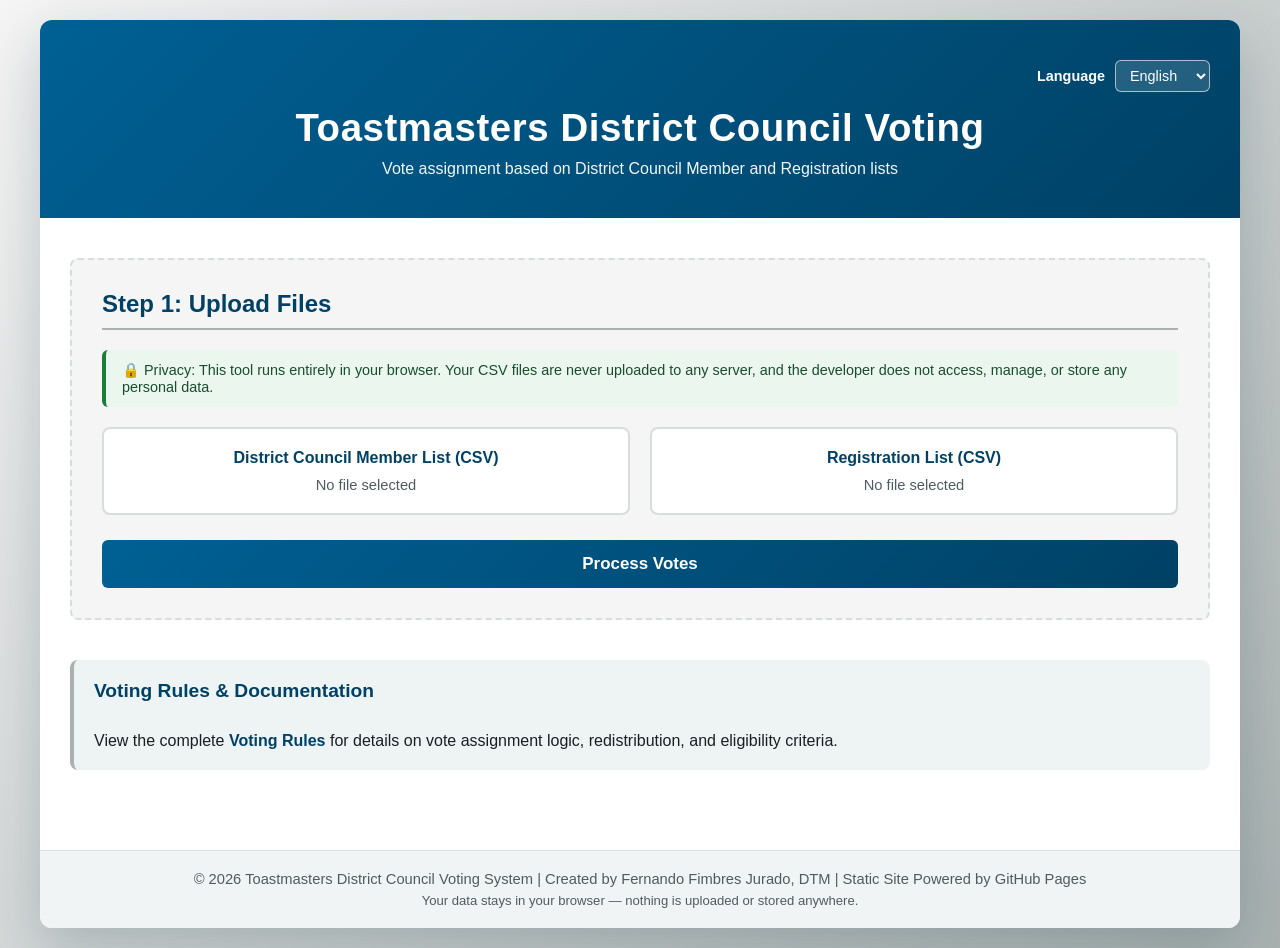
<file: index.html>
<!DOCTYPE html>
<html lang="en">
<head>
    <meta charset="UTF-8">
    <meta name="viewport" content="width=device-width, initial-scale=1.0">
    <title>Toastmasters District Council Voting</title>
    <link rel="stylesheet" href="style.css">
</head>
<body>
    <div class="container">
        <header>
            <div class="language-switcher">
                <label for="language-select" data-i18n="languageLabel">Language</label>
                <select id="language-select" aria-label="Language selector">
                    <option value="en" data-i18n="languageEnglish">English</option>
                    <option value="es" data-i18n="languageSpanish">Spanish</option>
                </select>
            </div>
            <h1 data-i18n="headerTitle">Toastmasters District Council Voting</h1>
            <p class="subtitle" data-i18n="headerSubtitle">Vote assignment based on District Council Member and Registration lists</p>
        </header>

        <main>
            <!-- Input Section -->
            <section class="input-section">
                <h2 data-i18n="stepUpload">Step 1: Upload Files</h2>
                <p class="privacy-notice" data-i18n="privacyNotice">🔒 Privacy: This tool runs entirely in your browser. Your CSV files are never uploaded to any server, and the developer does not access, manage, or store any personal data.</p>
                <div class="upload-grid">
                    <div class="upload-card">
                        <label for="council-file" class="file-label">
                            <span class="label-text" data-i18n="councilCsvLabel">District Council Member List (CSV)</span>
                            <input type="file" id="council-file" accept=".csv" />
                            <span class="file-name" id="council-file-name" data-i18n="noFileSelected">No file selected</span>
                        </label>
                    </div>
                    <div class="upload-card">
                        <label for="registration-file" class="file-label">
                            <span class="label-text" data-i18n="registrationCsvLabel">Registration List (CSV)</span>
                            <input type="file" id="registration-file" accept=".csv" />
                            <span class="file-name" id="registration-file-name" data-i18n="noFileSelected">No file selected</span>
                        </label>
                    </div>
                </div>

                <button id="process-btn" class="btn btn-primary" data-i18n="processVotes">Process Votes</button>
            </section>

            <section id="column-mapping-modal" class="mapping-modal hidden" aria-hidden="true">
                <div class="mapping-dialog" role="dialog" aria-modal="true" aria-labelledby="mapping-title">
                    <h2 id="mapping-title" data-i18n="mappingTitle">Map Registration CSV Columns</h2>
                    <p class="mapping-subtitle" data-i18n="mappingSubtitle">We could not confidently detect all required fields. Select which CSV columns correspond to each output field.</p>

                    <div id="mapping-errors" class="mapping-errors"></div>

                    <form id="column-mapping-form" class="mapping-form">
                        <div class="mapping-grid">
                            <label for="map-memberId" data-i18n="mappingMemberRequired">Member Number (required)</label>
                            <select id="map-memberId"></select>

                            <label for="map-name" data-i18n="mappingFirstName">First Name</label>
                            <select id="map-name"></select>

                            <label for="map-lastName" data-i18n="mappingLastName">Last Name</label>
                            <select id="map-lastName"></select>

                            <label for="map-email" data-i18n="mappingEmail">Email</label>
                            <select id="map-email"></select>

                            <label for="map-attending" data-i18n="mappingAttendance">Attendance</label>
                            <select id="map-attending"></select>
                        </div>

                        <h3 data-i18n="mappingPreviewTitle">Preview (first 5 rows)</h3>
                        <div class="mapping-preview-container">
                            <table class="mapping-preview-table">
                                <thead>
                                    <tr>
                                        <th data-i18n="mappingMemberShort">Member #</th>
                                        <th data-i18n="mappingFirstName">First Name</th>
                                        <th data-i18n="mappingLastName">Last Name</th>
                                        <th data-i18n="mappingEmail">Email</th>
                                        <th data-i18n="mappingAttendance">Attendance</th>
                                    </tr>
                                </thead>
                                <tbody id="mapping-preview-body"></tbody>
                            </table>
                        </div>

                        <div class="mapping-actions">
                            <button type="button" id="mapping-cancel-btn" class="btn btn-secondary" data-i18n="mappingCancel">Cancel</button>
                            <button type="submit" id="mapping-confirm-btn" class="btn btn-primary" data-i18n="mappingApply">Apply Mapping</button>
                        </div>
                    </form>
                </div>
            </section>

            <!-- Validation & Error Section -->
            <section id="validation-section" class="validation-section hidden">
                <h2 data-i18n="validationTitle">Validation Summary</h2>
                <div id="validation-messages" class="validation-messages"></div>
            </section>

            <!-- Club Representation Section -->
            <section id="club-representation-section" class="club-representation-section hidden">
                <h2 data-i18n="clubRepresentationTitle">Club Representation</h2>
                <p id="club-representation-summary" class="club-representation-summary"></p>
                <div id="club-representation-container"></div>
            </section>

            <!-- District Leadership Section -->
            <section id="leadership-section" class="club-representation-section hidden">
                <h2 data-i18n="leadershipTitle">District Leadership</h2>
                <p id="leadership-summary" class="club-representation-summary"></p>
                <div id="leadership-container"></div>
            </section>

            <!-- Results Section -->
            <section id="results-section" class="results-section hidden">
                <h2 data-i18n="resultsTitle">Voting Results</h2>
                
                <div class="results-toolbar">
                    <button id="download-csv-btn" class="btn btn-secondary" data-i18n="downloadCsv">⬇ Download as CSV</button>
                </div>

                <div class="table-container">
                    <table id="results-table" class="results-table">
                        <thead>
                            <tr>
                                <th data-i18n="tableMemberName">Name</th>
                                <th data-i18n="tableMemberNumberShort">Member #</th>
                                <th data-i18n="tableVotes">Votes</th>
                                <th data-i18n="tableEmail">Email</th>
                            </tr>
                        </thead>
                        <tbody id="results-body">
                        </tbody>
                    </table>
                </div>

                <div class="results-toolbar results-toolbar-bottom">
                    <button id="download-csv-btn-bottom" class="btn btn-secondary" data-i18n="downloadCsv">⬇ Download as CSV</button>
                </div>

                <div class="stats-summary">
                    <p><strong data-i18n="statsTotalMembers">Total Members:</strong> <span id="total-members">0</span></p>
                    <p><strong data-i18n="statsTotalVotes">Total Votes Distributed:</strong> <span id="total-votes">0</span></p>
                    <p><strong data-i18n="statsRepresentedClubs">Represented Clubs:</strong> <span id="represented-clubs">0</span></p>
                    <p><strong data-i18n="statsAssignedClubVotes">Assigned Club Votes:</strong> <span id="assigned-club-votes">0</span></p>
                    <p><strong data-i18n="statsAssignedLeadershipVotes">Assigned Leadership Votes:</strong> <span id="assigned-leadership-votes">0</span></p>
                    <p><strong data-i18n="statsQuorumLabel">Quorum Met (1/3 of Member Clubs in good standing):</strong> <span id="quorum-status">No</span></p>
                </div>
            </section>

            <!-- Voting Rules Link -->
            <section class="rules-section">
                <h3 data-i18n="rulesTitle">Voting Rules & Documentation</h3>
                <p>
                    <span data-i18n="rulesDescriptionPrefix">View the complete</span>
                    <a href="docs/voting-rules.html" target="_blank" data-i18n="rulesLink">Voting Rules</a>
                    <span data-i18n="rulesDescriptionSuffix">for details on vote assignment logic, redistribution, and eligibility criteria.</span>
                </p>
            </section>
        </main>

        <footer>
            <p data-i18n="footer">&copy; 2026 Toastmasters District Council Voting System | Static Site Powered by GitHub Pages</p>
            <p class="footer-privacy" data-i18n="footerPrivacy">Your data stays in your browser — nothing is uploaded or stored anywhere.</p>
        </footer>
    </div>

    <script src="app.js"></script>
</body>
</html>
</file>
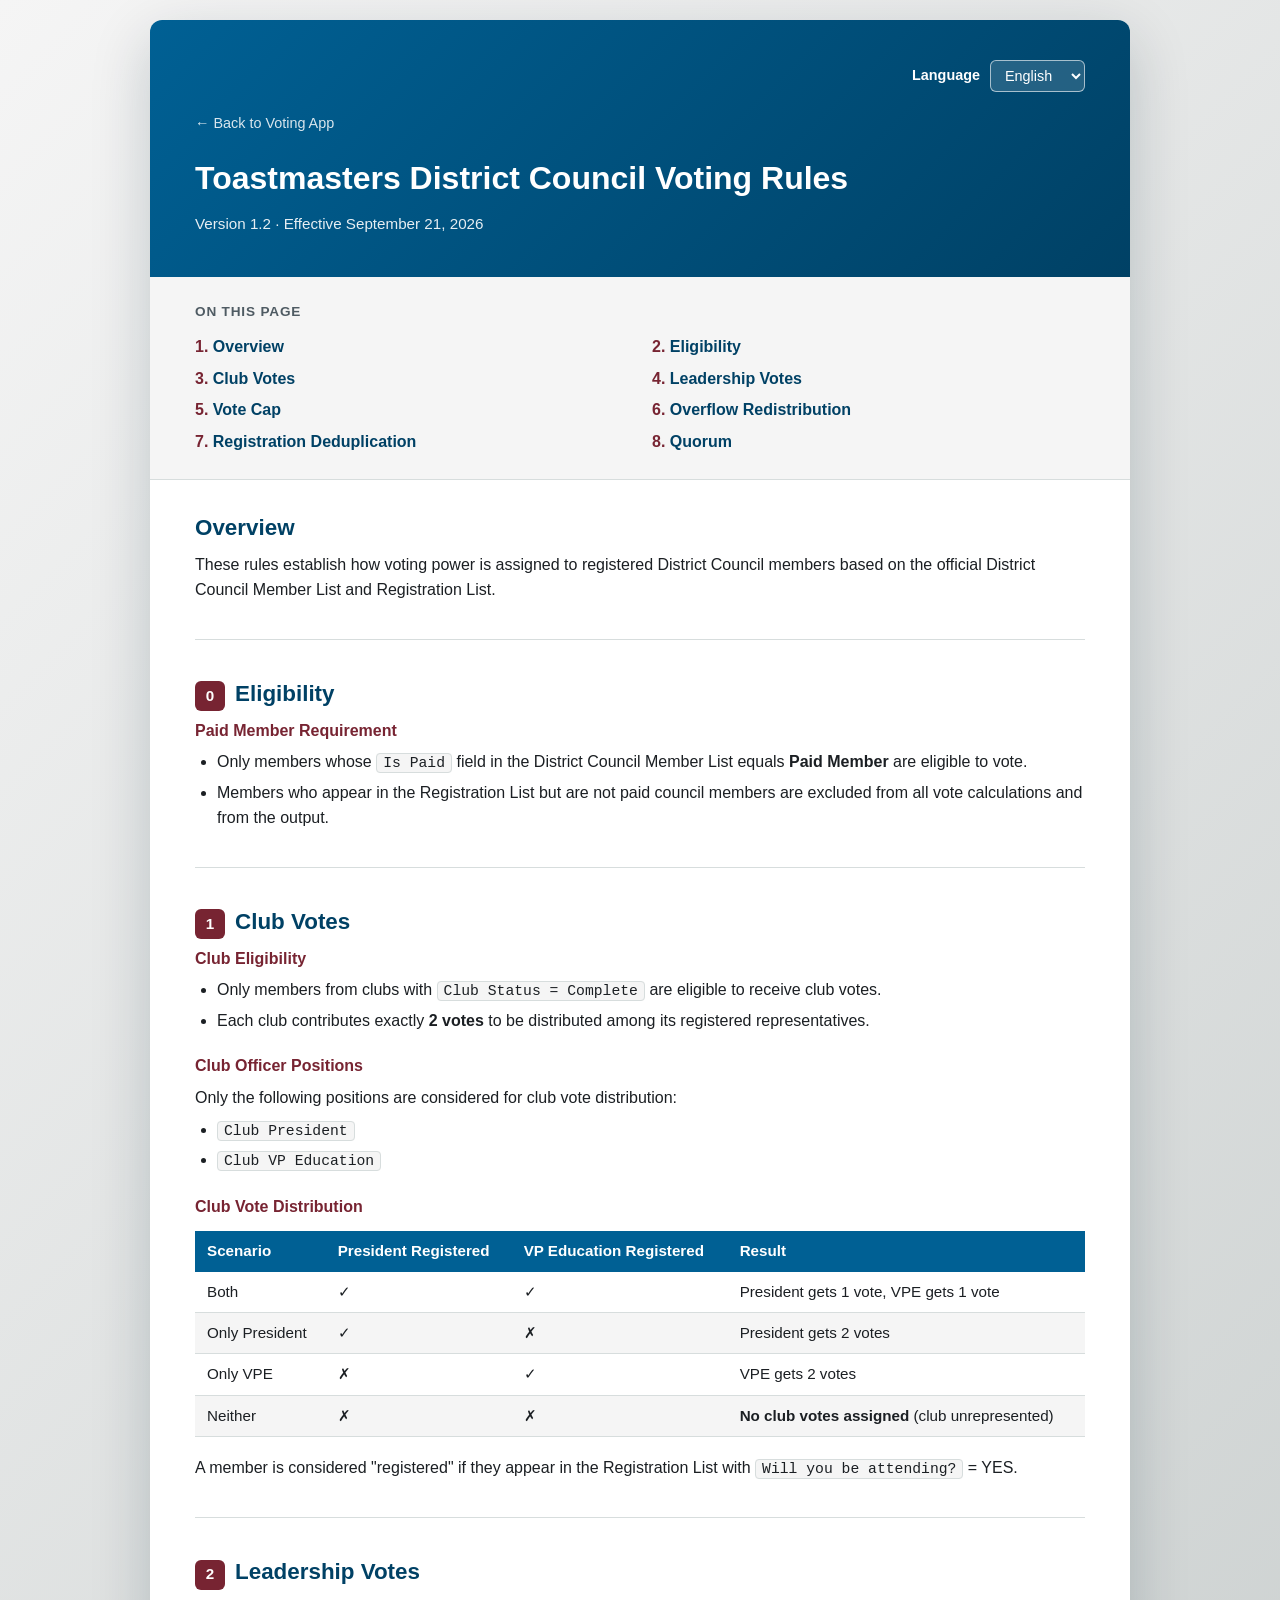
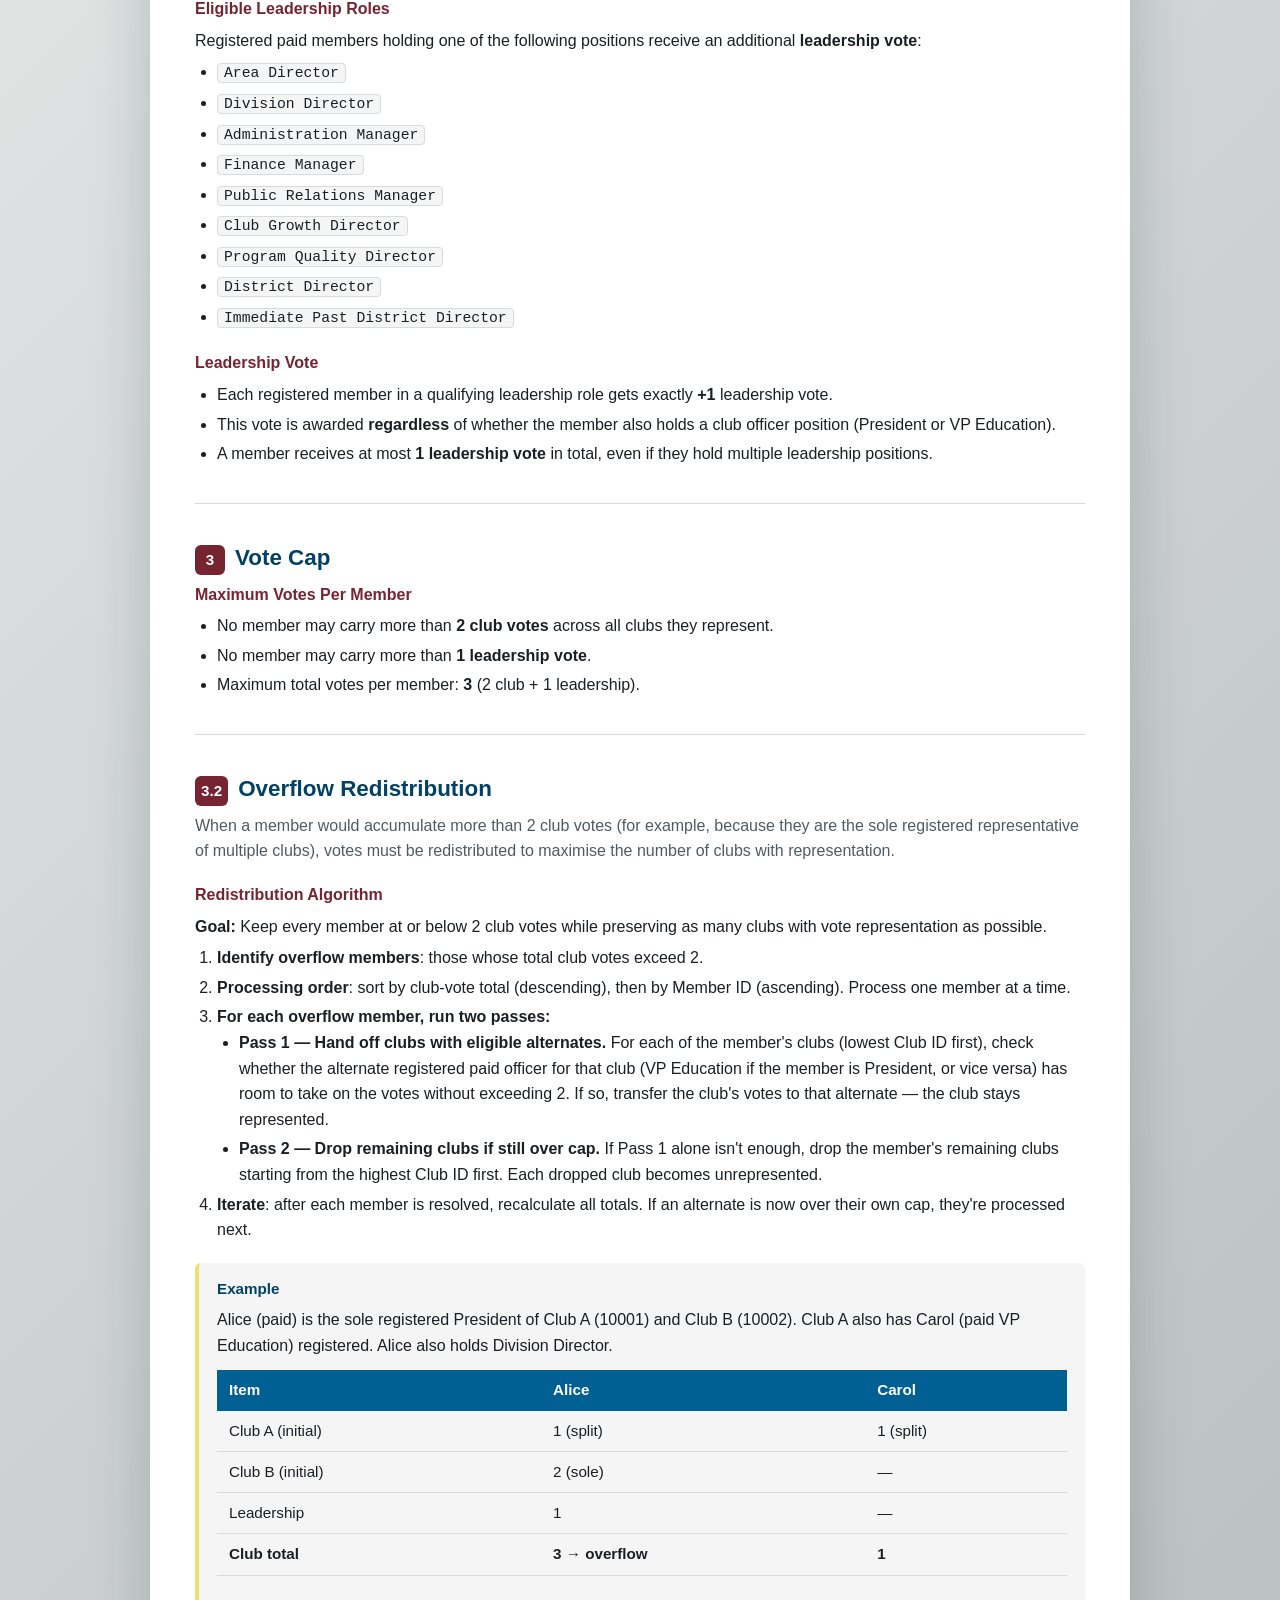
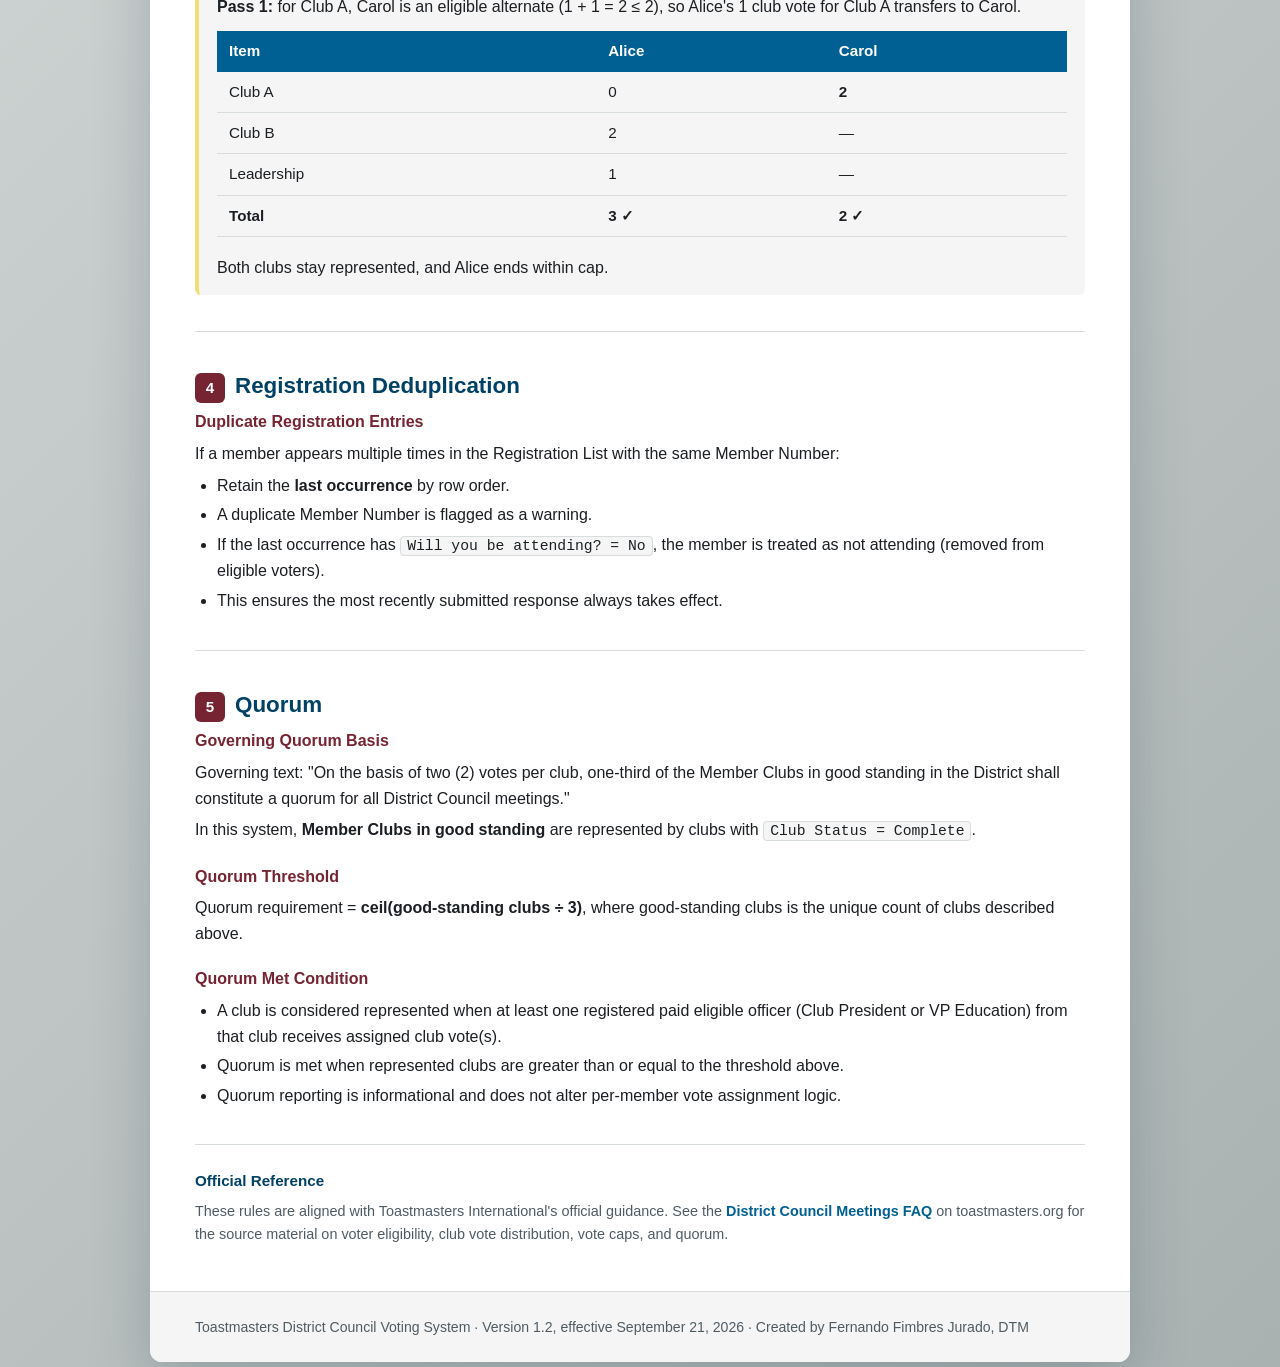
<file: docs/voting-rules.html>
<!DOCTYPE html>
<html lang="en">
<head>
<meta charset="UTF-8">
<meta name="viewport" content="width=device-width, initial-scale=1.0">
<title>Voting Rules — Toastmasters District Council Voting</title>
<style>
    :root {
        --tm-loyal-blue: #004165;
        --tm-blissful-blue: #006094;
        --tm-true-maroon: #772432;
        --tm-rich-maroon: #781327;
        --tm-cool-gray: #a9b2b1;
        --tm-fair-gray: #f5f5f5;
        --tm-happy-yellow: #f2df74;
        --tm-white: #ffffff;
        --tm-charcoal: #1b1f23;
        --tm-slate: #4f5b63;
        --tm-border: #d7dddd;
        --tm-shadow: rgba(0, 33, 52, 0.2);
    }

    * { margin: 0; padding: 0; box-sizing: border-box; }

    body {
        font-family: 'Source Sans 3', 'Myriad Pro', 'Segoe UI', Arial, sans-serif;
        background: linear-gradient(135deg, var(--tm-fair-gray) 0%, var(--tm-cool-gray) 100%);
        color: var(--tm-charcoal);
        min-height: 100vh;
        padding: 20px;
        line-height: 1.6;
    }

    .sheet {
        max-width: 980px;
        margin: 0 auto;
        background: var(--tm-white);
        border-radius: 12px;
        box-shadow: 0 20px 60px var(--tm-shadow);
        overflow: hidden;
    }

    header {
        background: linear-gradient(135deg, var(--tm-blissful-blue) 0%, var(--tm-loyal-blue) 100%);
        color: var(--tm-white);
        padding: 40px 45px;
    }

    .language-switcher {
        display: flex;
        justify-content: flex-end;
        align-items: center;
        gap: 10px;
        margin-bottom: 18px;
    }

    .language-switcher label {
        font-size: 0.9rem;
        font-weight: 700;
    }

    .language-switcher select {
        border: 1px solid rgba(255, 255, 255, 0.6);
        background: rgba(255, 255, 255, 0.14);
        color: var(--tm-white);
        border-radius: 6px;
        padding: 6px 10px;
        font-size: 0.9rem;
    }

    .language-switcher option {
        color: var(--tm-charcoal);
    }

    header .back-link {
        display: inline-block;
        margin-bottom: 18px;
        color: var(--tm-white);
        opacity: 0.85;
        text-decoration: none;
        font-size: 0.9rem;
    }

    header .back-link:hover { opacity: 1; text-decoration: underline; }

    header h1 { font-size: 2rem; margin-bottom: 8px; }

    header .meta {
        opacity: 0.9;
        font-size: 0.95rem;
    }

    nav.toc {
        background: var(--tm-fair-gray);
        border-bottom: 1px solid var(--tm-border);
        padding: 24px 45px;
    }

    nav.toc h2 {
        font-size: 0.85rem;
        text-transform: uppercase;
        letter-spacing: 0.06em;
        color: var(--tm-slate);
        margin-bottom: 12px;
    }

    nav.toc ol {
        list-style: none;
        display: grid;
        grid-template-columns: repeat(2, 1fr);
        gap: 6px 24px;
        counter-reset: toc;
    }

    nav.toc li { counter-increment: toc; }

    nav.toc a {
        color: var(--tm-loyal-blue);
        text-decoration: none;
        font-weight: 600;
    }

    nav.toc a::before {
        content: counter(toc) ". ";
        color: var(--tm-true-maroon);
    }

    nav.toc a:hover { text-decoration: underline; }

    main { padding: 10px 45px 45px; }

    section.rule {
        padding-top: 36px;
        border-top: 1px solid var(--tm-border);
        margin-top: 36px;
    }

    section.rule:first-of-type {
        border-top: none;
        margin-top: 10px;
        padding-top: 10px;
    }

    section.rule h2 {
        color: var(--tm-loyal-blue);
        font-size: 1.4rem;
        margin-bottom: 6px;
        display: flex;
        align-items: baseline;
        gap: 10px;
    }

    section.rule h2 .rule-number {
        display: inline-flex;
        align-items: center;
        justify-content: center;
        min-width: 30px;
        height: 30px;
        padding: 0 6px;
        border-radius: 6px;
        background: var(--tm-true-maroon);
        color: var(--tm-white);
        font-size: 0.95rem;
        font-weight: 700;
    }

    section.rule > p.intro {
        color: var(--tm-slate);
        margin-bottom: 18px;
    }

    .clause {
        margin-bottom: 20px;
    }

    .clause:last-child { margin-bottom: 0; }

    .clause h3 {
        font-size: 1rem;
        color: var(--tm-true-maroon);
        margin-bottom: 6px;
    }

    .clause ul, .clause ol {
        margin-left: 22px;
    }

    .clause ul { list-style: disc; }

    .clause li { margin-bottom: 4px; }

    .clause p { margin-bottom: 6px; }

    code {
        background: var(--tm-fair-gray);
        border: 1px solid var(--tm-border);
        border-radius: 4px;
        padding: 1px 6px;
        font-size: 0.92em;
        font-family: 'SFMono-Regular', Consolas, monospace;
    }

    table.rule-table {
        width: 100%;
        border-collapse: collapse;
        margin: 12px 0 18px;
        font-size: 0.95rem;
    }

    table.rule-table th {
        background: var(--tm-blissful-blue);
        color: var(--tm-white);
        text-align: left;
        padding: 8px 12px;
    }

    table.rule-table td {
        padding: 8px 12px;
        border-bottom: 1px solid var(--tm-border);
    }

    table.rule-table tr:nth-child(even) td { background: var(--tm-fair-gray); }

    .callout {
        background: var(--tm-fair-gray);
        border-left: 4px solid var(--tm-blissful-blue);
        border-radius: 6px;
        padding: 14px 18px;
        margin: 14px 0;
    }

    .callout.example {
        border-left-color: var(--tm-happy-yellow);
    }

    .callout h4 {
        color: var(--tm-loyal-blue);
        font-size: 0.95rem;
        margin-bottom: 6px;
    }

    .reference-note {
        margin-top: 36px;
        padding-top: 24px;
        border-top: 1px solid var(--tm-border);
        color: var(--tm-slate);
        font-size: 0.9rem;
    }

    .reference-note h3 {
        color: var(--tm-loyal-blue);
        font-size: 0.95rem;
        margin-bottom: 6px;
    }

    .reference-note a {
        color: var(--tm-blissful-blue);
        font-weight: 700;
        text-decoration: none;
    }

    .reference-note a:hover {
        text-decoration: underline;
    }

    footer {
        padding: 24px 45px;
        border-top: 1px solid var(--tm-border);
        color: var(--tm-slate);
        font-size: 0.88rem;
        background: var(--tm-fair-gray);
    }

    .lang-content[hidden] { display: none; }

    @media (max-width: 640px) {
        body { padding: 0; }
        .sheet { border-radius: 0; }
        header, nav.toc, main, footer { padding-left: 20px; padding-right: 20px; }
        nav.toc ol { grid-template-columns: 1fr; }
    }

    @media print {
        body { background: var(--tm-white); padding: 0; }
        .sheet { box-shadow: none; border-radius: 0; max-width: 100%; }
        .language-switcher, header .back-link { display: none; }
        nav.toc { page-break-after: always; }
        section.rule { page-break-inside: avoid; }
        section.rule.page-break { page-break-before: always; border-top: none; margin-top: 0; padding-top: 0; }
    }
</style>
</head>
<body>
<div class="sheet">
    <header>
        <div class="language-switcher">
            <label for="language-select" id="langLabel">Language</label>
            <select id="language-select" aria-label="Language selector">
                <option value="en">English</option>
                <option value="es">Español</option>
            </select>
        </div>
        <a class="back-link" href="../index.html" id="backLink">&larr; Back to Voting App</a>
        <h1 id="pageTitle">Toastmasters District Council Voting Rules</h1>
        <p class="meta" id="pageMeta">Version 1.2 &middot; Effective September 21, 2026</p>
    </header>

    <!-- ============================= ENGLISH ============================= -->
    <div class="lang-content" id="content-en">
        <nav class="toc" aria-label="Table of contents">
            <h2>On this page</h2>
            <ol>
                <li><a href="#overview-en">Overview</a></li>
                <li><a href="#eligibility-en">Eligibility</a></li>
                <li><a href="#club-votes-en">Club Votes</a></li>
                <li><a href="#leadership-votes-en">Leadership Votes</a></li>
                <li><a href="#vote-cap-en">Vote Cap</a></li>
                <li><a href="#redistribution-en">Overflow Redistribution</a></li>
                <li><a href="#deduplication-en">Registration Deduplication</a></li>
                <li><a href="#quorum-en">Quorum</a></li>
            </ol>
        </nav>

        <main>
            <section class="rule" id="overview-en">
                <h2>Overview</h2>
                <p>These rules establish how voting power is assigned to registered District Council members based on the official District Council Member List and Registration List.</p>
            </section>

            <section class="rule" id="eligibility-en">
                <h2><span class="rule-number">0</span>Eligibility</h2>
                <div class="clause">
                    <h3>Paid Member Requirement</h3>
                    <ul>
                        <li>Only members whose <code>Is Paid</code> field in the District Council Member List equals <strong>Paid Member</strong> are eligible to vote.</li>
                        <li>Members who appear in the Registration List but are not paid council members are excluded from all vote calculations and from the output.</li>
                    </ul>
                </div>
            </section>

            <section class="rule" id="club-votes-en">
                <h2><span class="rule-number">1</span>Club Votes</h2>
                <div class="clause">
                    <h3>Club Eligibility</h3>
                    <ul>
                        <li>Only members from clubs with <code>Club Status = Complete</code> are eligible to receive club votes.</li>
                        <li>Each club contributes exactly <strong>2 votes</strong> to be distributed among its registered representatives.</li>
                    </ul>
                </div>
                <div class="clause">
                    <h3>Club Officer Positions</h3>
                    <p>Only the following positions are considered for club vote distribution:</p>
                    <ul>
                        <li><code>Club President</code></li>
                        <li><code>Club VP Education</code></li>
                    </ul>
                </div>
                <div class="clause">
                    <h3>Club Vote Distribution</h3>
                    <table class="rule-table">
                        <thead>
                            <tr><th>Scenario</th><th>President Registered</th><th>VP Education Registered</th><th>Result</th></tr>
                        </thead>
                        <tbody>
                            <tr><td>Both</td><td>✓</td><td>✓</td><td>President gets 1 vote, VPE gets 1 vote</td></tr>
                            <tr><td>Only President</td><td>✓</td><td>✗</td><td>President gets 2 votes</td></tr>
                            <tr><td>Only VPE</td><td>✗</td><td>✓</td><td>VPE gets 2 votes</td></tr>
                            <tr><td>Neither</td><td>✗</td><td>✗</td><td><strong>No club votes assigned</strong> (club unrepresented)</td></tr>
                        </tbody>
                    </table>
                    <p>A member is considered "registered" if they appear in the Registration List with <code>Will you be attending?</code> = YES.</p>
                </div>
            </section>

            <section class="rule" id="leadership-votes-en">
                <h2><span class="rule-number">2</span>Leadership Votes</h2>
                <div class="clause">
                    <h3>Eligible Leadership Roles</h3>
                    <p>Registered paid members holding one of the following positions receive an additional <strong>leadership vote</strong>:</p>
                    <ul>
                        <li><code>Area Director</code></li>
                        <li><code>Division Director</code></li>
                        <li><code>Administration Manager</code></li>
                        <li><code>Finance Manager</code></li>
                        <li><code>Public Relations Manager</code></li>
                        <li><code>Club Growth Director</code></li>
                        <li><code>Program Quality Director</code></li>
                        <li><code>District Director</code></li>
                        <li><code>Immediate Past District Director</code></li>
                    </ul>
                </div>
                <div class="clause">
                    <h3>Leadership Vote</h3>
                    <ul>
                        <li>Each registered member in a qualifying leadership role gets exactly <strong>+1</strong> leadership vote.</li>
                        <li>This vote is awarded <strong>regardless</strong> of whether the member also holds a club officer position (President or VP Education).</li>
                        <li>A member receives at most <strong>1 leadership vote</strong> in total, even if they hold multiple leadership positions.</li>
                    </ul>
                </div>
            </section>

            <section class="rule page-break" id="vote-cap-en">
                <h2><span class="rule-number">3</span>Vote Cap</h2>
                <div class="clause">
                    <h3>Maximum Votes Per Member</h3>
                    <ul>
                        <li>No member may carry more than <strong>2 club votes</strong> across all clubs they represent.</li>
                        <li>No member may carry more than <strong>1 leadership vote</strong>.</li>
                        <li>Maximum total votes per member: <strong>3</strong> (2 club + 1 leadership).</li>
                    </ul>
                </div>
            </section>

            <section class="rule" id="redistribution-en">
                <h2><span class="rule-number">3.2</span>Overflow Redistribution</h2>
                <p class="intro">When a member would accumulate more than 2 club votes (for example, because they are the sole registered representative of multiple clubs), votes must be redistributed to maximise the number of clubs with representation.</p>

                <div class="clause">
                    <h3>Redistribution Algorithm</h3>
                    <p><strong>Goal:</strong> Keep every member at or below 2 club votes while preserving as many clubs with vote representation as possible.</p>
                    <ol>
                        <li><strong>Identify overflow members</strong>: those whose total club votes exceed 2.</li>
                        <li><strong>Processing order</strong>: sort by club-vote total (descending), then by Member ID (ascending). Process one member at a time.</li>
                        <li>
                            <strong>For each overflow member, run two passes:</strong>
                            <ul>
                                <li><strong>Pass 1 — Hand off clubs with eligible alternates.</strong> For each of the member's clubs (lowest Club ID first), check whether the alternate registered paid officer for that club (VP Education if the member is President, or vice versa) has room to take on the votes without exceeding 2. If so, transfer the club's votes to that alternate — the club stays represented.</li>
                                <li><strong>Pass 2 — Drop remaining clubs if still over cap.</strong> If Pass 1 alone isn't enough, drop the member's remaining clubs starting from the highest Club ID first. Each dropped club becomes unrepresented.</li>
                            </ul>
                        </li>
                        <li><strong>Iterate</strong>: after each member is resolved, recalculate all totals. If an alternate is now over their own cap, they're processed next.</li>
                    </ol>
                </div>

                <div class="callout example">
                    <h4>Example</h4>
                    <p>Alice (paid) is the sole registered President of Club A (10001) and Club B (10002). Club A also has Carol (paid VP Education) registered. Alice also holds Division Director.</p>
                    <table class="rule-table">
                        <thead><tr><th>Item</th><th>Alice</th><th>Carol</th></tr></thead>
                        <tbody>
                            <tr><td>Club A (initial)</td><td>1 (split)</td><td>1 (split)</td></tr>
                            <tr><td>Club B (initial)</td><td>2 (sole)</td><td>—</td></tr>
                            <tr><td>Leadership</td><td>1</td><td>—</td></tr>
                            <tr><td><strong>Club total</strong></td><td><strong>3 → overflow</strong></td><td><strong>1</strong></td></tr>
                        </tbody>
                    </table>
                    <p><strong>Pass 1:</strong> for Club A, Carol is an eligible alternate (1 + 1 = 2 ≤ 2), so Alice's 1 club vote for Club A transfers to Carol.</p>
                    <table class="rule-table">
                        <thead><tr><th>Item</th><th>Alice</th><th>Carol</th></tr></thead>
                        <tbody>
                            <tr><td>Club A</td><td>0</td><td><strong>2</strong></td></tr>
                            <tr><td>Club B</td><td>2</td><td>—</td></tr>
                            <tr><td>Leadership</td><td>1</td><td>—</td></tr>
                            <tr><td><strong>Total</strong></td><td><strong>3 ✓</strong></td><td><strong>2 ✓</strong></td></tr>
                        </tbody>
                    </table>
                    <p>Both clubs stay represented, and Alice ends within cap.</p>
                </div>
            </section>

            <section class="rule page-break" id="deduplication-en">
                <h2><span class="rule-number">4</span>Registration Deduplication</h2>
                <div class="clause">
                    <h3>Duplicate Registration Entries</h3>
                    <p>If a member appears multiple times in the Registration List with the same Member Number:</p>
                    <ul>
                        <li>Retain the <strong>last occurrence</strong> by row order.</li>
                        <li>A duplicate Member Number is flagged as a warning.</li>
                        <li>If the last occurrence has <code>Will you be attending? = No</code>, the member is treated as not attending (removed from eligible voters).</li>
                        <li>This ensures the most recently submitted response always takes effect.</li>
                    </ul>
                </div>
            </section>

            <section class="rule" id="quorum-en">
                <h2><span class="rule-number">5</span>Quorum</h2>
                <div class="clause">
                    <h3>Governing Quorum Basis</h3>
                    <p>Governing text: "On the basis of two (2) votes per club, one-third of the Member Clubs in good standing in the District shall constitute a quorum for all District Council meetings."</p>
                    <p>In this system, <strong>Member Clubs in good standing</strong> are represented by clubs with <code>Club Status = Complete</code>.</p>
                </div>
                <div class="clause">
                    <h3>Quorum Threshold</h3>
                    <p>Quorum requirement = <strong>ceil(good-standing clubs &divide; 3)</strong>, where good-standing clubs is the unique count of clubs described above.</p>
                </div>
                <div class="clause">
                    <h3>Quorum Met Condition</h3>
                    <ul>
                        <li>A club is considered represented when at least one registered paid eligible officer (Club President or VP Education) from that club receives assigned club vote(s).</li>
                        <li>Quorum is met when represented clubs are greater than or equal to the threshold above.</li>
                        <li>Quorum reporting is informational and does not alter per-member vote assignment logic.</li>
                    </ul>
                </div>
            </section>

            <div class="reference-note">
                <h3>Official Reference</h3>
                <p>These rules are aligned with Toastmasters International's official guidance. See the <a href="https://www.toastmasters.org/footer/faq/District%20Council%20Meetings" target="_blank" rel="noopener">District Council Meetings FAQ</a> on toastmasters.org for the source material on voter eligibility, club vote distribution, vote caps, and quorum.</p>
            </div>
        </main>
    </div>

    <!-- ============================= SPANISH ============================= -->
    <div class="lang-content" id="content-es" hidden>
        <nav class="toc" aria-label="Tabla de contenido">
            <h2>En esta página</h2>
            <ol>
                <li><a href="#overview-es">Resumen</a></li>
                <li><a href="#eligibility-es">Elegibilidad</a></li>
                <li><a href="#club-votes-es">Votos de Club</a></li>
                <li><a href="#leadership-votes-es">Votos de Liderazgo</a></li>
                <li><a href="#vote-cap-es">Límite de Votos</a></li>
                <li><a href="#redistribution-es">Redistribución de Excedentes</a></li>
                <li><a href="#deduplication-es">Depuración de Registros Duplicados</a></li>
                <li><a href="#quorum-es">Quórum</a></li>
            </ol>
        </nav>

        <main>
            <section class="rule" id="overview-es">
                <h2>Resumen</h2>
                <p>Estas reglas establecen cómo se asigna el poder de voto a los socios registrados del Consejo de Distrito, con base en la Lista de Miembros del Consejo de Distrito y la Lista de Registro oficiales.</p>
            </section>

            <section class="rule" id="eligibility-es">
                <h2><span class="rule-number">0</span>Elegibilidad</h2>
                <div class="clause">
                    <h3>Requisito de Socio Pagado</h3>
                    <ul>
                        <li>Solo los socios cuyo campo <code>Is Paid</code> en la Lista de Miembros del Consejo de Distrito sea igual a <strong>Paid Member</strong> son elegibles para votar.</li>
                        <li>Los socios que aparecen en la Lista de Registro pero no son socios pagados del Consejo de Distrito quedan excluidos de todos los cálculos de votos y del resultado final.</li>
                    </ul>
                </div>
            </section>

            <section class="rule" id="club-votes-es">
                <h2><span class="rule-number">1</span>Votos de Club</h2>
                <div class="clause">
                    <h3>Elegibilidad del Club</h3>
                    <ul>
                        <li>Solo los socios de clubes con <code>Club Status = Complete</code> son elegibles para recibir votos de club.</li>
                        <li>Cada club aporta exactamente <strong>2 votos</strong> para distribuir entre sus representantes registrados.</li>
                    </ul>
                </div>
                <div class="clause">
                    <h3>Puestos de Oficiales del Club</h3>
                    <p>Solo se consideran los siguientes puestos para la distribución de votos de club:</p>
                    <ul>
                        <li><code>Club President</code></li>
                        <li><code>Club VP Education</code></li>
                    </ul>
                </div>
                <div class="clause">
                    <h3>Distribución de Votos del Club</h3>
                    <table class="rule-table">
                        <thead>
                            <tr><th>Escenario</th><th>Presidente Registrado</th><th>VP de Educación Registrado</th><th>Resultado</th></tr>
                        </thead>
                        <tbody>
                            <tr><td>Ambos</td><td>✓</td><td>✓</td><td>El Presidente recibe 1 voto, la VPE recibe 1 voto</td></tr>
                            <tr><td>Solo Presidente</td><td>✓</td><td>✗</td><td>El Presidente recibe 2 votos</td></tr>
                            <tr><td>Solo VPE</td><td>✗</td><td>✓</td><td>La VPE recibe 2 votos</td></tr>
                            <tr><td>Ninguno</td><td>✗</td><td>✗</td><td><strong>No se asignan votos de club</strong> (club sin representación)</td></tr>
                        </tbody>
                    </table>
                    <p>Un socio se considera "registrado" si aparece en la Lista de Registro con <code>Will you be attending?</code> = YES (Sí).</p>
                </div>
            </section>

            <section class="rule" id="leadership-votes-es">
                <h2><span class="rule-number">2</span>Votos de Liderazgo</h2>
                <div class="clause">
                    <h3>Puestos de Liderazgo Elegibles</h3>
                    <p>Los socios pagados y registrados que ocupen uno de los siguientes puestos reciben un <strong>voto de liderazgo</strong> adicional:</p>
                    <ul>
                        <li><code>Area Director</code></li>
                        <li><code>Division Director</code></li>
                        <li><code>Administration Manager</code></li>
                        <li><code>Finance Manager</code></li>
                        <li><code>Public Relations Manager</code></li>
                        <li><code>Club Growth Director</code></li>
                        <li><code>Program Quality Director</code></li>
                        <li><code>District Director</code></li>
                        <li><code>Immediate Past District Director</code></li>
                    </ul>
                </div>
                <div class="clause">
                    <h3>Voto de Liderazgo</h3>
                    <ul>
                        <li>Cada socio registrado en un puesto de liderazgo elegible recibe exactamente <strong>+1</strong> voto de liderazgo.</li>
                        <li>Este voto se otorga <strong>sin importar</strong> si el socio también ocupa un puesto de oficial de club (Presidente o VP de Educación).</li>
                        <li>Un socio recibe como máximo <strong>1 voto de liderazgo</strong> en total, incluso si ocupa varios puestos de liderazgo.</li>
                    </ul>
                </div>
            </section>

            <section class="rule page-break" id="vote-cap-es">
                <h2><span class="rule-number">3</span>Límite de Votos</h2>
                <div class="clause">
                    <h3>Máximo de Votos por Socio</h3>
                    <ul>
                        <li>Ningún socio puede tener más de <strong>2 votos de club</strong> entre todos los clubes que representa.</li>
                        <li>Ningún socio puede tener más de <strong>1 voto de liderazgo</strong>.</li>
                        <li>Máximo total de votos por socio: <strong>3</strong> (2 de club + 1 de liderazgo).</li>
                    </ul>
                </div>
            </section>

            <section class="rule" id="redistribution-es">
                <h2><span class="rule-number">3.2</span>Redistribución de Excedentes</h2>
                <p class="intro">Cuando un socio acumularía más de 2 votos de club (por ejemplo, por ser el único representante registrado de varios clubes), los votos deben redistribuirse para maximizar la cantidad de clubes con representación.</p>

                <div class="clause">
                    <h3>Algoritmo de Redistribución</h3>
                    <p><strong>Meta:</strong> mantener a cada socio en 2 votos de club o menos, preservando la mayor cantidad posible de clubes con representación de voto.</p>
                    <ol>
                        <li><strong>Identificar socios con excedente</strong>: aquellos cuyo total de votos de club supera 2.</li>
                        <li><strong>Orden de procesamiento</strong>: ordenar por total de votos de club (descendente), luego por ID de Socio (ascendente). Procesar un socio a la vez.</li>
                        <li>
                            <strong>Para cada socio con excedente, ejecutar dos pasadas:</strong>
                            <ul>
                                <li><strong>Pasada 1 — Transferir clubes con alternos elegibles.</strong> Para cada club del socio (empezando por el ID de Club más bajo), verificar si el oficial alterno registrado y pagado de ese club (VP de Educación si el socio es Presidente, o viceversa) tiene espacio para recibir los votos sin superar 2. Si es así, transferir los votos de ese club al alterno — el club permanece representado.</li>
                                <li><strong>Pasada 2 — Eliminar los clubes restantes si aún se supera el límite.</strong> Si la Pasada 1 no es suficiente, eliminar los clubes restantes del socio comenzando por el ID de Club más alto. Cada club eliminado queda sin representación.</li>
                            </ul>
                        </li>
                        <li><strong>Iterar</strong>: después de resolver a cada socio, recalcular todos los totales. Si un alterno queda por encima de su propio límite, se procesa a continuación.</li>
                    </ol>
                </div>

                <div class="callout example">
                    <h4>Ejemplo</h4>
                    <p>Alicia (pagada) es la única Presidenta registrada del Club A (10001) y el Club B (10002). El Club A también tiene a Carolina (VP de Educación pagada) registrada. Alicia también ocupa el puesto de Directora de División.</p>
                    <table class="rule-table">
                        <thead><tr><th>Concepto</th><th>Alicia</th><th>Carolina</th></tr></thead>
                        <tbody>
                            <tr><td>Club A (inicial)</td><td>1 (dividido)</td><td>1 (dividido)</td></tr>
                            <tr><td>Club B (inicial)</td><td>2 (única)</td><td>—</td></tr>
                            <tr><td>Liderazgo</td><td>1</td><td>—</td></tr>
                            <tr><td><strong>Total de club</strong></td><td><strong>3 → excedente</strong></td><td><strong>1</strong></td></tr>
                        </tbody>
                    </table>
                    <p><strong>Pasada 1:</strong> para el Club A, Carolina es una alterna elegible (1 + 1 = 2 ≤ 2), así que el voto de club de Alicia para el Club A se transfiere a Carolina.</p>
                    <table class="rule-table">
                        <thead><tr><th>Concepto</th><th>Alicia</th><th>Carolina</th></tr></thead>
                        <tbody>
                            <tr><td>Club A</td><td>0</td><td><strong>2</strong></td></tr>
                            <tr><td>Club B</td><td>2</td><td>—</td></tr>
                            <tr><td>Liderazgo</td><td>1</td><td>—</td></tr>
                            <tr><td><strong>Total</strong></td><td><strong>3 ✓</strong></td><td><strong>2 ✓</strong></td></tr>
                        </tbody>
                    </table>
                    <p>Ambos clubes permanecen representados y Alicia queda dentro del límite.</p>
                </div>
            </section>

            <section class="rule page-break" id="deduplication-es">
                <h2><span class="rule-number">4</span>Depuración de Registros Duplicados</h2>
                <div class="clause">
                    <h3>Entradas de Registro Duplicadas</h3>
                    <p>Si un socio aparece varias veces en la Lista de Registro con el mismo Número de Socio:</p>
                    <ul>
                        <li>Se conserva la <strong>última entrada</strong> según el orden de las filas.</li>
                        <li>Un Número de Socio duplicado se marca como advertencia.</li>
                        <li>Si la última entrada tiene <code>Will you be attending? = No</code>, el socio se considera no asistente (se elimina de los votantes elegibles).</li>
                        <li>Esto garantiza que la respuesta enviada más recientemente sea siempre la que tenga efecto.</li>
                    </ul>
                </div>
            </section>

            <section class="rule" id="quorum-es">
                <h2><span class="rule-number">5</span>Quórum</h2>
                <div class="clause">
                    <h3>Base del Quórum según los Estatutos</h3>
                    <p>Texto normativo: "Con base en dos (2) votos por club, un tercio de los Clubes Miembro en regla en el Distrito constituirá quórum para todas las reuniones del Consejo de Distrito."</p>
                    <p>En este sistema, los <strong>Clubes Miembro en regla</strong> están representados por los clubes con <code>Club Status = Complete</code>.</p>
                </div>
                <div class="clause">
                    <h3>Umbral de Quórum</h3>
                    <p>El requisito de quórum = <strong>techo(clubes en regla &divide; 3)</strong>, donde "clubes en regla" es el conteo único de clubes descrito arriba.</p>
                </div>
                <div class="clause">
                    <h3>Condición de Quórum Cumplido</h3>
                    <ul>
                        <li>Un club se considera representado cuando al menos un oficial elegible, registrado y pagado (Presidente del Club o VP de Educación) de ese club recibe voto(s) de club asignado(s).</li>
                        <li>El quórum se cumple cuando la cantidad de clubes representados es mayor o igual al umbral anterior.</li>
                        <li>El reporte de quórum es informativo y no altera la lógica de asignación de votos por socio.</li>
                    </ul>
                </div>
            </section>

            <div class="reference-note">
                <h3>Referencia Oficial</h3>
                <p>Estas reglas están alineadas con la guía oficial de Toastmasters International. Consulta las <a href="https://www.toastmasters.org/footer/faq/District%20Council%20Meetings" target="_blank" rel="noopener">Preguntas frecuentes sobre las reuniones del Consejo de Distrito</a> en toastmasters.org para el material de referencia sobre elegibilidad de votantes, distribución de votos de club, límites de votos y quórum.</p>
            </div>
        </main>
    </div>

    <footer id="pageFooter">
        Toastmasters District Council Voting System &middot; Version 1.2, effective September 21, 2026 &middot; Created by Fernando Fimbres Jurado, DTM
    </footer>
</div>
<script>
    var STORAGE_KEY = 'uiLanguage';
    var TEXT = {
        en: {
            back: '← Back to Voting App',
            title: 'Toastmasters District Council Voting Rules',
            meta: 'Version 1.2 · Effective September 21, 2026',
            footer: 'Toastmasters District Council Voting System · Version 1.2, effective September 21, 2026 · Created by Fernando Fimbres Jurado, DTM',
            langLabel: 'Language'
        },
        es: {
            back: '← Volver a la App de Votación',
            title: 'Reglas de Votación del Consejo de Distrito Toastmasters',
            meta: 'Versión 1.2 · Vigente desde el 21 de septiembre de 2026',
            footer: 'Sistema de Votación del Consejo de Distrito Toastmasters · Versión 1.2, vigente desde el 21 de septiembre de 2026 · Creado por Fernando Fimbres Jurado, DTM',
            langLabel: 'Idioma'
        }
    };

    function resolveLanguage() {
        try {
            var saved = localStorage.getItem(STORAGE_KEY);
            if (saved === 'en' || saved === 'es') return saved;
        } catch (err) { /* ignore */ }
        return 'en';
    }

    function setLanguage(lang) {
        if (lang !== 'en' && lang !== 'es') lang = 'en';
        var text = TEXT[lang];

        document.getElementById('content-en').hidden = lang !== 'en';
        document.getElementById('content-es').hidden = lang !== 'es';
        document.getElementById('backLink').textContent = text.back;
        document.getElementById('pageTitle').textContent = text.title;
        document.getElementById('pageMeta').textContent = text.meta;
        document.getElementById('pageFooter').textContent = text.footer;
        document.getElementById('langLabel').textContent = text.langLabel;
        document.documentElement.lang = lang;

        var select = document.getElementById('language-select');
        if (select) select.value = lang;

        try { localStorage.setItem(STORAGE_KEY, lang); } catch (err) { /* ignore */ }
    }

    document.addEventListener('DOMContentLoaded', function () {
        var select = document.getElementById('language-select');
        select.addEventListener('change', function () { setLanguage(select.value); });
        setLanguage(resolveLanguage());
    });
</script>
</body>
</html>
</file>
<file: style.css>
:root {
    --tm-loyal-blue: #004165;
    --tm-blissful-blue: #006094;
    --tm-true-maroon: #772432;
    --tm-rich-maroon: #781327;
    --tm-deep-maroon: #3b0104;
    --tm-cool-gray: #a9b2b1;
    --tm-fair-gray: #f5f5f5;
    --tm-happy-yellow: #f2df74;
    --tm-white: #ffffff;
    --tm-charcoal: #1b1f23;
    --tm-slate: #4f5b63;
    --tm-border: #d7dddd;
    --tm-shadow: rgba(0, 33, 52, 0.2);
}

* {
    margin: 0;
    padding: 0;
    box-sizing: border-box;
}

body {
    font-family: 'Source Sans 3', 'Myriad Pro', 'Segoe UI', Arial, sans-serif;
    background: linear-gradient(135deg, var(--tm-fair-gray) 0%, var(--tm-cool-gray) 100%);
    min-height: 100vh;
    padding: 20px;
    color: var(--tm-charcoal);
}

.container {
    max-width: 1200px;
    margin: 0 auto;
    background: var(--tm-white);
    border-radius: 12px;
    box-shadow: 0 20px 60px var(--tm-shadow);
    overflow: hidden;
    display: flex;
    flex-direction: column;
}

header {
    background: linear-gradient(135deg, var(--tm-blissful-blue) 0%, var(--tm-loyal-blue) 100%);
    color: var(--tm-white);
    padding: 40px 30px;
    text-align: center;
}

.language-switcher {
    display: flex;
    justify-content: flex-end;
    align-items: center;
    gap: 10px;
    margin-bottom: 14px;
}

.language-switcher label {
    font-family: 'Montserrat', 'Gotham', 'Segoe UI', Arial, sans-serif;
    font-size: 0.9rem;
    font-weight: 700;
}

.language-switcher select {
    border: 1px solid rgba(255, 255, 255, 0.6);
    background: rgba(255, 255, 255, 0.14);
    color: var(--tm-white);
    border-radius: 6px;
    padding: 6px 10px;
    font-size: 0.9rem;
}

.language-switcher option {
    color: var(--tm-charcoal);
}

header h1 {
    font-family: 'Montserrat', 'Gotham', 'Segoe UI', Arial, sans-serif;
    font-size: 2.4rem;
    margin-bottom: 10px;
    font-weight: 700;
    letter-spacing: 0.015em;
}

.subtitle {
    font-size: 1rem;
    opacity: 0.95;
    font-weight: 400;
}

main {
    flex: 1;
    padding: 40px 30px;
}

section {
    margin-bottom: 40px;
}

section h2,
section h3 {
    font-family: 'Montserrat', 'Gotham', 'Segoe UI', Arial, sans-serif;
    margin-bottom: 20px;
    color: var(--tm-loyal-blue);
    font-size: 1.5rem;
    border-bottom: 2px solid var(--tm-cool-gray);
    padding-bottom: 10px;
}

section h3 {
    font-size: 1.2rem;
    border-bottom: none;
}

.input-section {
    background: var(--tm-fair-gray);
    padding: 30px;
    border-radius: 8px;
    border: 2px dashed var(--tm-border);
}

.privacy-notice {
    background: #eaf6ee;
    border-left: 4px solid #1a7d3c;
    border-radius: 6px;
    padding: 12px 16px;
    margin-bottom: 20px;
    font-size: 0.9rem;
    color: #1a4d2e;
}

.upload-grid {
    display: grid;
    grid-template-columns: 1fr 1fr;
    gap: 20px;
    margin-bottom: 25px;
}

.upload-card {
    padding: 20px;
    background: var(--tm-white);
    border: 2px solid var(--tm-border);
    border-radius: 8px;
    transition: all 0.2s ease;
}

.upload-card:hover {
    border-color: var(--tm-loyal-blue);
    box-shadow: 0 4px 12px rgba(0, 65, 101, 0.18);
}

.file-label {
    display: block;
    cursor: pointer;
    text-align: center;
}

.file-label input[type="file"] {
    display: none;
}

.label-text {
    display: block;
    font-weight: 700;
    color: var(--tm-loyal-blue);
    margin-bottom: 10px;
}

.file-name {
    display: block;
    font-size: 0.92rem;
    color: var(--tm-slate);
    margin-top: 5px;
    word-break: break-all;
}

.btn {
    padding: 12px 24px;
    border: none;
    border-radius: 6px;
    font-size: 1rem;
    font-weight: 700;
    cursor: pointer;
    transition: all 0.2s ease;
    text-decoration: none;
    display: inline-block;
    font-family: 'Montserrat', 'Gotham', 'Segoe UI', Arial, sans-serif;
}

.btn-primary {
    background: linear-gradient(135deg, var(--tm-blissful-blue) 0%, var(--tm-loyal-blue) 100%);
    color: var(--tm-white);
}

#process-btn {
    width: 100%;
    padding: 14px;
    font-size: 1.06rem;
}

.btn-primary:hover:not(:disabled) {
    transform: translateY(-1px);
    box-shadow: 0 8px 20px rgba(0, 65, 101, 0.35);
}

.btn-primary:disabled {
    opacity: 0.55;
    cursor: not-allowed;
}

.btn-secondary {
    background: linear-gradient(135deg, var(--tm-rich-maroon) 0%, var(--tm-true-maroon) 100%);
    color: var(--tm-white);
}

.btn-secondary:hover {
    transform: translateY(-1px);
    box-shadow: 0 4px 12px rgba(119, 36, 50, 0.3);
}

.validation-section {
    background: #fff8d6;
    border: 1px solid #e6c94f;
    border-radius: 8px;
    padding: 20px;
    margin-bottom: 30px;
}

.validation-section.hidden {
    display: none;
}

.validation-messages {
    list-style: none;
}

.validation-messages li {
    padding: 8px 0;
    border-bottom: 1px solid #f0dea2;
}

.validation-messages li:last-child {
    border-bottom: none;
}

.validation-messages .error {
    color: #a4001d;
    font-weight: 700;
}

.validation-messages .warning {
    color: #8f5d00;
}

.validation-messages .info {
    color: var(--tm-loyal-blue);
}

.club-representation-section {
    background: var(--tm-fair-gray);
    border-radius: 8px;
    padding: 30px;
    margin-bottom: 30px;
}

.club-representation-section.hidden {
    display: none;
}

.club-representation-summary {
    color: var(--tm-slate);
    font-weight: 700;
    margin-bottom: 20px;
}

.division-group {
    margin-bottom: 24px;
}

.division-group:last-child {
    margin-bottom: 0;
}

.division-heading {
    display: flex;
    align-items: center;
    justify-content: space-between;
    gap: 12px;
    color: var(--tm-white);
    background: var(--tm-true-maroon);
    padding: 10px 15px;
    border-radius: 6px;
    margin-bottom: 12px;
    font-size: 1.05rem;
}

.division-count {
    font-size: 0.85rem;
    font-weight: 600;
    background: rgba(255, 255, 255, 0.18);
    padding: 3px 10px;
    border-radius: 999px;
    white-space: nowrap;
}

.area-grid {
    display: grid;
    grid-template-columns: repeat(2, 1fr);
    gap: 16px 20px;
    align-items: start;
}

.area-group {
    background: var(--tm-white);
    border: 1px solid var(--tm-border);
    border-radius: 8px;
    padding: 12px 14px;
}

.area-heading {
    color: var(--tm-loyal-blue);
    padding: 0 0 6px;
    margin-bottom: 6px;
    font-size: 0.9rem;
    border-bottom: 2px solid var(--tm-border);
}

.area-group .table-container {
    margin-bottom: 0;
    box-shadow: none;
    border-radius: 4px;
}

.club-representation-table {
    width: 100%;
    border-collapse: collapse;
    background: var(--tm-white);
    font-size: 0.92rem;
}

.club-representation-table thead {
    background: var(--tm-blissful-blue);
    color: var(--tm-white);
}

.club-representation-table thead th {
    padding: 6px 10px;
    text-align: left;
    font-weight: 700;
}

.club-representation-table tbody td {
    padding: 6px 10px;
    border-bottom: 1px solid #dfe6e6;
}

/* Status stays on one line even when space is tight; the Club Name /
   Position / Name columns wrap first to give it room. */
.club-representation-table thead th:last-child,
.club-representation-table td.representation-status {
    white-space: nowrap;
}

@media (max-width: 640px) {
    .area-grid {
        grid-template-columns: 1fr;
    }
}

.club-representation-table tr.club-represented .representation-status {
    color: #1a7d3c;
    font-weight: 700;
}

.club-representation-table tr.club-unrepresented {
    background: #fdecec;
}

.club-representation-table tr.club-unrepresented .representation-status {
    color: #a4001d;
    font-weight: 700;
}

.club-representation-table tr.club-declined {
    background: #fdf3e3;
}

.club-representation-table tr.club-declined .representation-status {
    color: #8f5d00;
    font-weight: 700;
}

.declined-note {
    display: inline-block;
    font-weight: 400;
    font-size: 0.85em;
    color: #8f5d00;
}

.results-section {
    background: var(--tm-fair-gray);
    border-radius: 8px;
    padding: 30px;
}

.results-section.hidden {
    display: none;
}

.results-toolbar {
    margin-bottom: 20px;
    display: flex;
    gap: 10px;
}

.results-toolbar-bottom {
    margin-top: 20px;
    margin-bottom: 20px;
}

.table-container {
    overflow-x: auto;
    margin-bottom: 20px;
    border-radius: 8px;
    box-shadow: 0 2px 8px rgba(0, 0, 0, 0.1);
}

.results-table {
    width: 100%;
    border-collapse: collapse;
    background: var(--tm-white);
}

.results-table thead {
    background: var(--tm-loyal-blue);
    color: var(--tm-white);
}

.results-table thead th {
    padding: 15px;
    text-align: left;
    font-weight: 700;
    border-bottom: 2px solid #05344f;
}

.results-table tbody tr {
    border-bottom: 1px solid #dfe6e6;
    transition: background 0.2s ease;
}

.results-table tbody tr:hover {
    background: #eef2f2;
}

.results-table tbody td {
    padding: 12px 15px;
}

.results-table tbody tr:nth-child(even) {
    background: #fbfcfc;
}

.stats-summary {
    background: var(--tm-white);
    padding: 20px;
    border-radius: 8px;
    border-left: 4px solid var(--tm-loyal-blue);
}

.stats-summary p {
    padding: 8px 0;
    font-size: 1rem;
}

.stats-summary strong {
    color: var(--tm-charcoal);
}

.rules-section {
    background: #eef3f4;
    border-left: 4px solid var(--tm-cool-gray);
    padding: 20px;
    border-radius: 8px;
    margin-top: 30px;
}

.rules-section a {
    color: var(--tm-loyal-blue);
    text-decoration: none;
    font-weight: 700;
}

.rules-section a:hover {
    text-decoration: underline;
}

footer {
    background: #f1f4f4;
    padding: 20px 30px;
    text-align: center;
    color: var(--tm-slate);
    font-size: 0.92rem;
    border-top: 1px solid #d8e0e0;
}

.footer-privacy {
    margin-top: 6px;
    font-size: 0.82rem;
    color: var(--tm-slate);
}

.mapping-modal {
    position: fixed;
    inset: 0;
    background: rgba(0, 0, 0, 0.45);
    z-index: 1000;
    display: flex;
    align-items: center;
    justify-content: center;
    padding: 20px;
}

.mapping-dialog {
    width: min(980px, 100%);
    max-height: 92vh;
    overflow: auto;
    background: var(--tm-white);
    border-radius: 12px;
    box-shadow: 0 22px 60px rgba(0, 0, 0, 0.35);
    padding: 24px;
}

.mapping-subtitle {
    color: var(--tm-slate);
    margin-bottom: 14px;
}

.mapping-errors {
    min-height: 1.6rem;
    color: #a4001d;
    margin-bottom: 10px;
    font-weight: 600;
}

.mapping-errors p {
    margin-bottom: 4px;
}

.mapping-form h3 {
    margin-top: 20px;
}

.mapping-grid {
    display: grid;
    grid-template-columns: 240px 1fr;
    gap: 10px 14px;
    align-items: center;
}

.mapping-grid label {
    font-weight: 700;
    color: var(--tm-loyal-blue);
}

.mapping-grid select {
    width: 100%;
    padding: 9px 10px;
    border: 1px solid var(--tm-border);
    border-radius: 6px;
    background: var(--tm-white);
    font-size: 0.95rem;
}

.mapping-grid select:focus {
    outline: 2px solid rgba(0, 65, 101, 0.2);
    border-color: var(--tm-loyal-blue);
}

.mapping-preview-container {
    overflow-x: auto;
    border: 1px solid #dde5e5;
    border-radius: 8px;
}

.mapping-preview-table {
    width: 100%;
    border-collapse: collapse;
    font-size: 0.92rem;
}

.mapping-preview-table th,
.mapping-preview-table td {
    padding: 8px 10px;
    border-bottom: 1px solid #edf2f2;
    text-align: left;
}

.mapping-preview-table thead {
    background: #eef3f4;
}

.mapping-actions {
    margin-top: 16px;
    display: flex;
    justify-content: flex-end;
    gap: 10px;
}

.mapping-actions .btn-primary {
    width: auto;
}

.hidden {
    display: none !important;
}

.processing {
    opacity: 0.72;
    pointer-events: none;
}

.spinner {
    display: inline-block;
    width: 16px;
    height: 16px;
    border: 2px solid #dce5e5;
    border-top: 2px solid var(--tm-loyal-blue);
    border-radius: 50%;
    animation: spin 0.8s linear infinite;
    margin-right: 8px;
}

@keyframes spin {
    0% { transform: rotate(0deg); }
    100% { transform: rotate(360deg); }
}

@media (max-width: 768px) {
    .upload-grid {
        grid-template-columns: 1fr;
    }

    header {
        padding: 30px 20px;
    }

    .language-switcher {
        justify-content: center;
        margin-bottom: 10px;
    }

    header h1 {
        font-size: 1.8rem;
    }

    main {
        padding: 20px;
    }

    section h2,
    section h3 {
        font-size: 1.28rem;
    }

    .input-section,
    .results-section {
        padding: 20px;
    }

    .results-toolbar {
        flex-direction: column;
    }

    .btn {
        padding: 10px 16px;
        font-size: 0.95rem;
    }

    .mapping-grid {
        grid-template-columns: 1fr;
    }

    .mapping-actions {
        flex-direction: column;
    }

    .mapping-actions .btn {
        width: 100%;
    }
}
</file>
